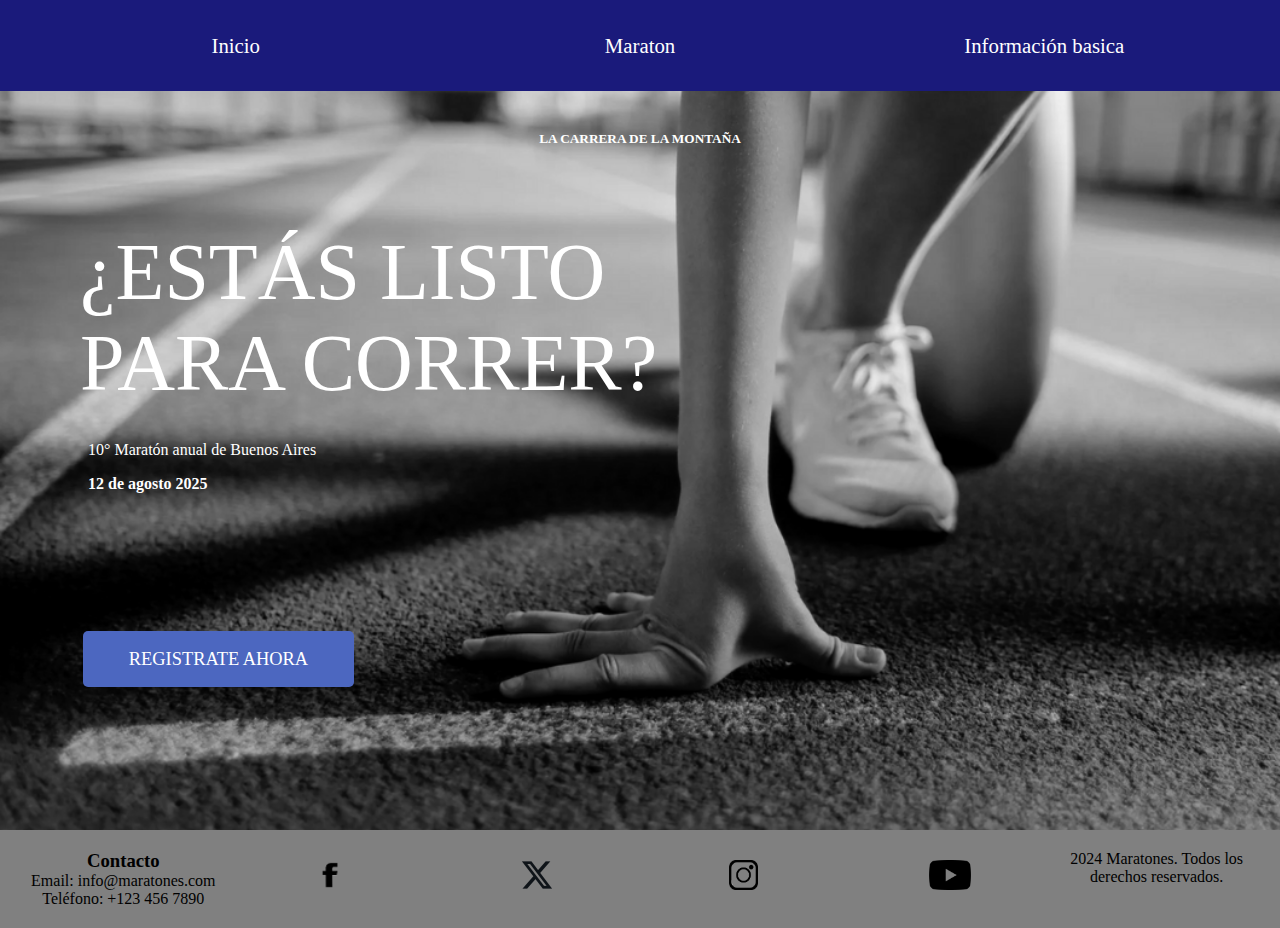
<file: Wireframe-master/index.html>
<html lang="es">

<head>
    <meta charset="UTF-8">
    <meta name="viewport" content="width=device-width, initial-scale=1.0">
    <title>Maratón Ciudad de Buenos Aires</title>
    <link rel="stylesheet" type=" text/css" href="estilos/styleindex.css">
</head>

<body>
    <nav>
        <ul class="barra">
            <li class="barra1">
                <a href="./index.html" target="_self" class="logo">Inicio</a>
            </li>
            <li class="barra2">
                <a href="./paginas/pag1.html" target="_self">Maraton</a>
            </li>
            <li class="barra3">
                <a href="./paginas/pag2.html" target="_self">Información basica</a>
            </li>
        </ul>
    </nav>
    <div class="layout">
        <div class=nada1></div>
        <div class="medio">
            <h5 class="boldcenter">LA CARRERA DE LA MONTAÑA</h5>
            <header>
                <h1>¿ESTÁS LISTO <br> PARA CORRER?</h1>
                <h5 class = "primero">10° Maratón anual de Buenos Aires</h5>
                <h5 class = "segundo"> 12 de agosto 2025</h5>
            </header>
            <br>
            <br>
            <br>
            <br>
            <br>
            <br>
            <p>
                <a class="boton" href="./paginas/pag2.html" target="_self">REGISTRATE AHORA</a>
            </p>
        </div>
    </div>
    <div class="nada2"></div>

    <footer class="footer">
        <div class="footer1">
            <h3>Contacto</h3>
            <p>Email: info@maratones.com</p>
            <p>Teléfono: +123 456 7890</p>
        </div>
        <div class="footer2">
            <a href="#"><img src="./imagenesrwd/imagesfooter/facebooklogo.png" alt="Facebook"></a>
        </div>
        <div class="footer3">
            <a href="#"><img src="./imagenesrwd/imagesfooter/twitter.jpeg" alt="Twitter"></a>
        </div>
        <div class="footer4">
            <a href="#"><img src="./imagenesrwd/imagesfooter/instagramlogo.png" alt="Instagram"></a>
        </div>
        <div class="footer5">
            <a href="#"><img src="./imagenesrwd/imagesfooter/youtubelogo.png" alt="YouTube"></a>
        </div>
        <div class="footer6">
            <p> 2024 Maratones. Todos los derechos reservados.</p>
        </div>
    </footer>
</body>

</html>
</file>
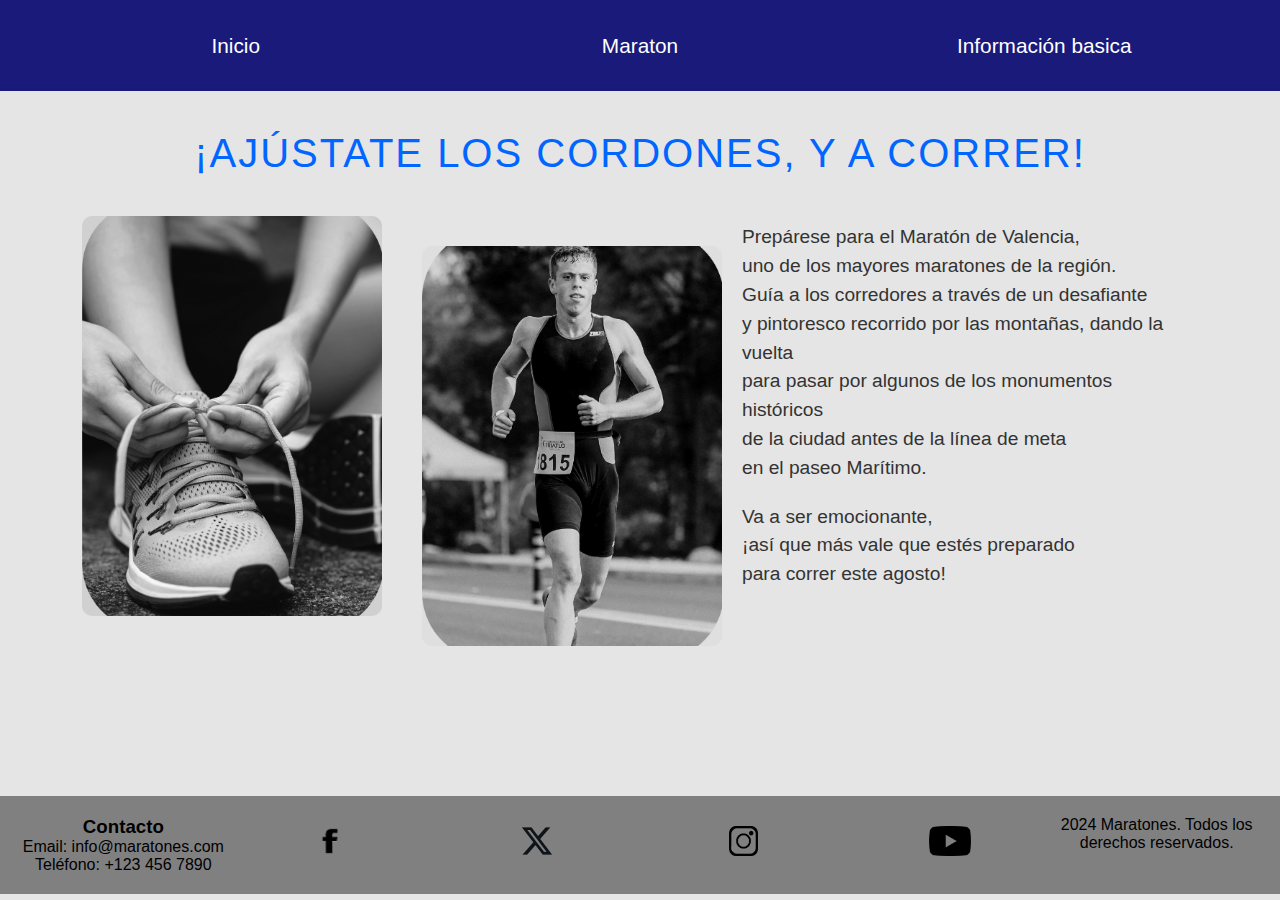
<file: Wireframe-master/paginas/pag1.html>
<!DOCTYPE html>
<html lang="es">
<head>
    <meta charset="UTF-8">
    <meta name="viewport" content="width=device-width, initial-scale=1.0">
    <title>Maratón de Valencia</title>
    <link rel="stylesheet" href="../estilos/stylepag1.css">
</head>
<body>
    <nav>
        <ul class="barra">
            <li class="barra1">
                <a href="../index.html" target="_self" class="logo">Inicio</a>
            </li>
            <li class="barra2">
                <a href="../paginas/pag1.html" target="_self">Maraton</a>
            </li>
            <li class="barra3">
                <a href="../paginas/pag2.html" target="_self">Información basica</a>
            </li>
        </ul>
    </nav>
    <div class="container">
        <h1>¡AJÚSTATE LOS CORDONES, Y A CORRER!</h1>
        <div class="content">
            <div class="images">
                <img src="../imagenesrwd/foto2.png" alt="Zapatillas">
                <img src="../imagenesrwd/foto3.png" alt="Hombre corriendo">
            </div>
            <div class="text">
                <p>Prepárese para el Maratón de Valencia,<br>
                    uno de los mayores maratones de la región.<br>
                    Guía a los corredores a través de un desafiante<br>
                    y pintoresco recorrido por las montañas, dando la vuelta<br>
                    para pasar por algunos de los monumentos históricos<br>
                    de la ciudad antes de la línea de meta<br>
                    en el paseo Marítimo.</p>
    
                    <p>Va a ser emocionante, <br>
                    ¡así que más vale que estés preparado <br>
                    para correr este agosto!</p>
            </div>
        </div>
    </div>
    <footer class="footer">
        <div class="footer1">
            <h3>Contacto</h3>
            <p>Email: info@maratones.com</p>
            <p>Teléfono: +123 456 7890</p>
        </div>
        <div class="footer2">
            <a href="#"><img src="../imagenesrwd/imagesfooter/facebooklogo.png" alt="Facebook"></a>
        </div>
        <div class="footer3">
            <a href="#"><img src="../imagenesrwd/imagesfooter/twitter.jpeg" alt="Twitter"></a>
        </div>
        <div class="footer4">
            <a href="#"><img src="../imagenesrwd/imagesfooter/instagramlogo.png" alt="Instagram"></a>
        </div>
        <div class="footer5">
            <a href="#"><img src="../imagenesrwd/imagesfooter/youtubelogo.png" alt="YouTube"></a>
        </div>
        <div class="footer6">
            <p> 2024 Maratones. Todos los derechos reservados.</p>
        </div>
    </footer>
</body>
</html>
</file>
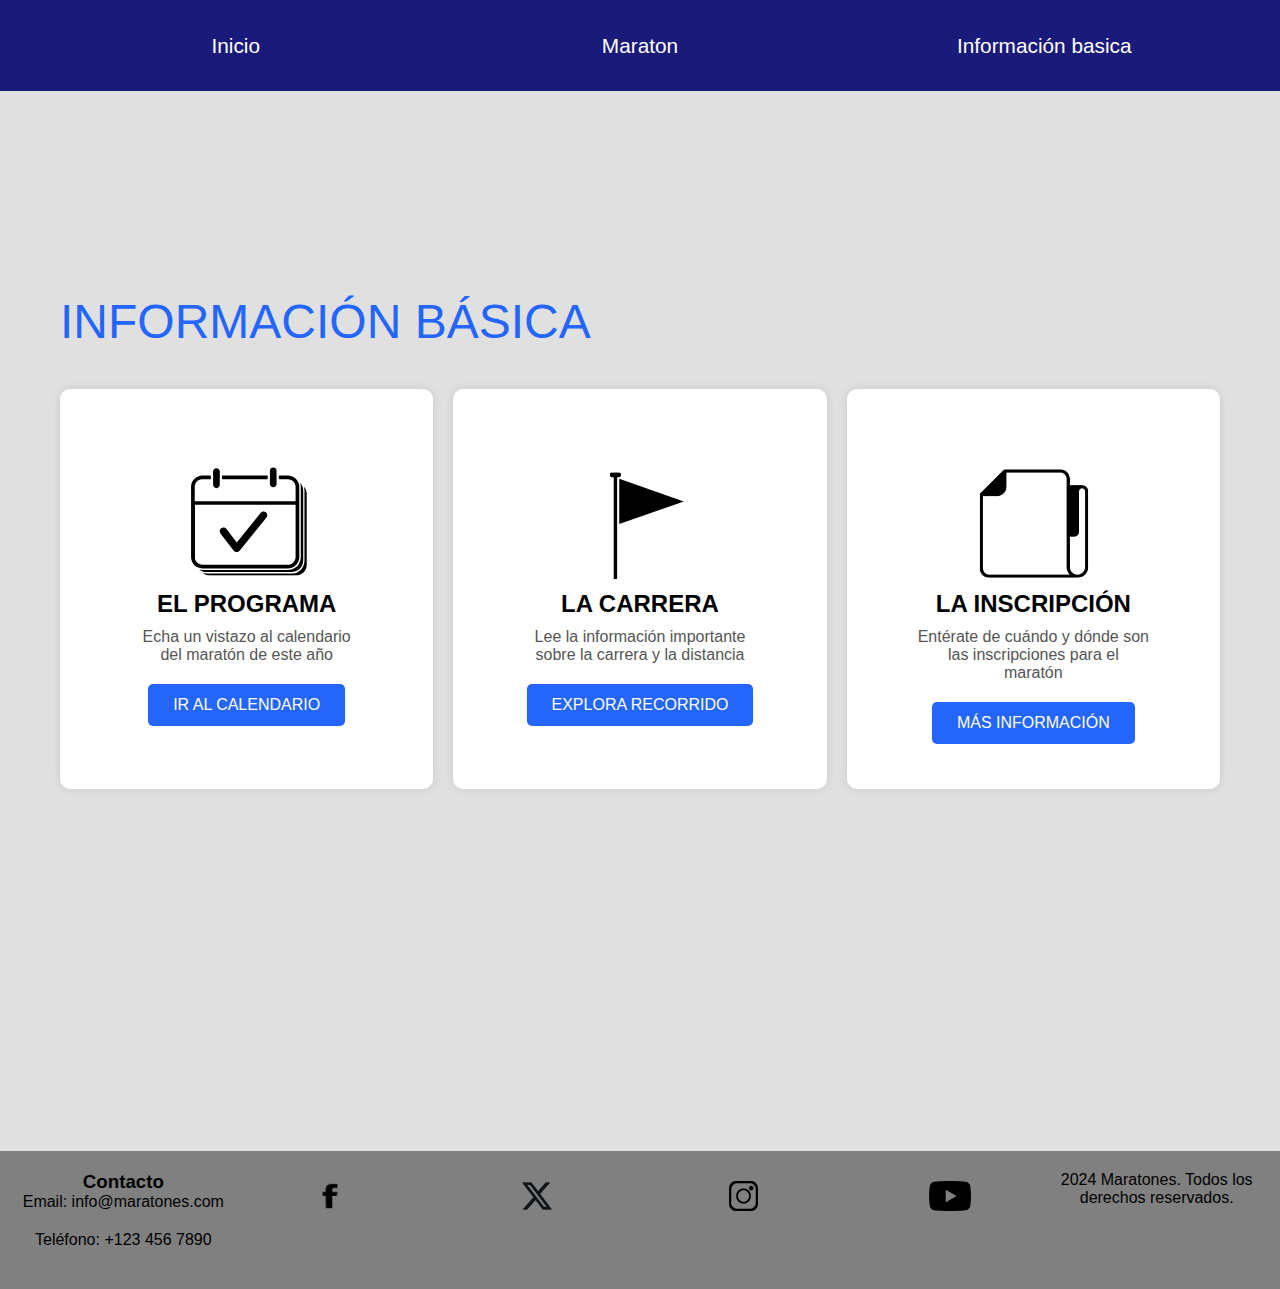
<file: Wireframe-master/paginas/pag2.html>
<!DOCTYPE html>
<html lang="es">

<head>
    <meta charset="UTF-8">
    <meta name="viewport" content="width=device-width, initial-scale=1.0">
    <title>Información Básica</title>
    <link rel="stylesheet" href="../estilos/stylepag2.css">
</head>

<body>
    <nav>
        <ul class="barra">
            <li class="barra1">
                <a href="../index.html" target="_self" class="logo">Inicio</a>
            </li>
            <li class="barra2">
                <a href="../paginas/pag1.html" target="_self">Maraton</a>
            </li>
            <li class="barra3">
                <a href="../paginas/pag2.html" target="_self">Información basica</a>
            </li>
        </ul>
    </nav>
    <div class="container">
        <h1>INFORMACIÓN BÁSICA</h1>
        <div class="cards">
            <div class="card">
                <img class="imagen" src="../imagenesrwd/foto4.png" alt="Calendario" class="icon">
                <h2 class="titulo">EL PROGRAMA</h2>
                <p class="texto">Echa un vistazo al calendario del maratón de este año</p>
                <a href="#" class="btn">IR AL CALENDARIO</a>
            </div>
            <div class="card">
                <img class="imagen" src="../imagenesrwd/foto5.png" alt="Carrera" class="icon">
                <h2 class="titulo">LA CARRERA</h2>
                <p class="texto">Lee la información importante sobre la carrera y la distancia</p>
                <a href="#" class="btn">EXPLORA RECORRIDO</a>
            </div>
            <div class="card">
                <img class="imagen" src="../imagenesrwd/foto6.png" alt="Inscripción" class="icon">
                <h2 class="titulo">LA INSCRIPCIÓN</h2>
                <p class="texto">Entérate de cuándo y dónde son las inscripciones para el maratón</p>
                <a href="#" class="btn">MÁS INFORMACIÓN</a>
            </div>
        </div>
    </div>
    <footer class="footer">
        <div class="footer1">
            <h3>Contacto</h3>
            <p>Email: info@maratones.com</p>
            <p>Teléfono: +123 456 7890</p>
        </div>
        <div class="footer2">
            <a href="#"><img src="../imagenesrwd/imagesfooter/facebooklogo.png" alt="Facebook"></a>
        </div>
        <div class="footer3">
            <a href="#"><img src="../imagenesrwd/imagesfooter/twitter.jpeg" alt="Twitter"></a>
        </div>
        <div class="footer4">
            <a href="#"><img src="../imagenesrwd/imagesfooter/instagramlogo.png" alt="Instagram"></a>
        </div>
        <div class="footer5">
            <a href="#"><img src="../imagenesrwd/imagesfooter/youtubelogo.png" alt="YouTube"></a>
        </div>
        <div class="footer6">
            <p> 2024 Maratones. Todos los derechos reservados.</p>
        </div>
    </footer>
</body>

</html>
</file>
<file: Wireframe-master/estilos/styleindex.css>
* {
    margin: 0;
    padding: 0;
    box-sizing: border-box;
  }
  
body{
    background: url(../imagenesrwd/Home.png);
    background-position: 0 0;
    background-repeat: no-repeat;
    background-size: cover;
}

.boldcenter{
    font-weight: 600;
    text-align: center;
    padding-top: 3em;
    color: white;
}

header h1{
    color:white;
    font-weight: 500;
    font-size: 5em;
    padding-top:1em;
    padding-left: 1em;
}

.primero{
    font-size: 1em;
    padding-left: 5.5em;
    padding-top: 2em;
    color:white;
    font-weight: 300;
}

.segundo {
    font-size: 1em;
    padding-left: 5.5em;
    padding-top:1em;
    color:white;
    font-weight: 900;
    padding-bottom: 3em;
}


.boton{
    background-color: rgb(76, 103, 192);
    border-radius: 5px;
    padding: 15px;
    color:white;
    text-decoration: none;
    margin-left: 4.5em;
    padding-left: 2.5em;
    padding-right: 2.5em;
    padding-top: 1em;
    padding-bottom: 1em;
    font-size: 1.15em;
}

footer{
    text-align: center;
    margin-top: 10em;
    width: 100%;
    background-color: gray;
    color: black;
    padding: 20px;
}

.footer {display: grid;
    grid-template-columns: 1fr 1fr 1fr 1fr 1fr 1fr;
    grid-template-rows: 1fr;
    gap: 0px 0px;
    grid-auto-flow: row;
    grid-template-areas:
      "footer1 footer2 footer3 footer4 footer5 footer6";
  }
  
  .footer1 { grid-area: footer1; }
  
  .footer2 { grid-area: footer2; }

  .footer3 { grid-area: footer3; }

  .footer4 { grid-area: footer4; }

  .footer5 { grid-area: footer5; }

  .footer6 { grid-area: footer6; }
  
  footer img {
    height: 30px;
    margin: 10px;
  }

a:hover{
    text-decoration: underline;
}

nav {
    background-color: rgb(26, 26, 123);
    width: 100%;
    padding: 2.1em;
  }

nav ul {
    list-style: none;
    justify-content: space-between;
    align-items: center;
  }
  
  
  nav li {
    flex-grow: 1;
    text-align: center;
  }
  
  
  nav a {
    color: white;
    text-decoration: none;
    padding: 5px;
    font-size: 1.3em;
  }

  .barra {  display: grid;
    grid-template-columns: 1fr 1fr 1fr;
    grid-template-rows: 1fr;
    gap: 0px 0px;
    grid-auto-flow: row;
    grid-template-areas:
      "barra1 barra2 barra3";
  }
  
  .barra1 { grid-area: barra1; }
  
  .barra2 { grid-area: barra2; }
  
  .barra3 { grid-area: barra3; }
  

@media (max-width:1024px) and (min-width:769px){
header h1{
    padding:0;
    text-align: center;
    padding-top: 1.5em;
    font-size: 3.8em;
}

.primero{
    text-align: center;
    padding: 0;
    padding-top: 4em;
}

.segundo{
    text-align: center;
    padding: 0;
    padding-top:1em;
}

.boton{
    font-size: 1em;
    margin-left: 8em;
}


.layout{
    display: grid;
    grid-template-columns: 1fr 2fr 1fr;
    grid-template-rows: 1fr;
    grid-template-areas: "nada1 medio nada2";
    gap: 0px;
    grid-auto-flow: row;
}

nav{
    padding: 1.7em;
}

nav a{
    font-size: 1em;
}

}

@media (max-width:768px){

header h1{
    color:white;
    padding: 0;
    text-align: center;
    font-size:3.75em;
    margin-top: 2em;
}

header h5{
    text-align: center;
    padding: 0;
    font-size: 1em;
    margin-top: 3em;
}

.bold{
    font-weight: bold;
}

h5{
    color:white;
}

a{
    font-size: 1em;
}

.boton{
    font-size:1em;
    margin-left: 1.2em
}

.layout{
    display: grid;
    grid-template-columns: 1fr 1fr 1fr;
    grid-template-rows: 1fr;
    grid-template-areas: "nada1 medio nada2";
    gap: 0px;
    grid-auto-flow: row;
}

.footer{
   display: block;
   padding: 10px;
}

nav{
    padding: 1.5em;
}

nav a{
    font-size: 1em;
}
}
</file>
<file: Wireframe-master/estilos/stylepag1.css>
* {
    margin: 0;
    padding: 0;
    box-sizing: border-box;
}

body {
    font-family: 'Arial', sans-serif;
    background-color: #e5e5e5; 
    justify-content: center;
    align-items: center;
}

.container {
    padding: 20px;
    border-radius: 10px;
    width: 100%;  
    height: 100%; 
    display: flex;
    flex-direction: column;
    justify-content: flex-start;
    align-items: center;
}

h1 {
    color: #0066ff;
    font-size: 2.5rem;
    margin-top: 20px;
    margin-bottom: 40px;
    letter-spacing: 2px;
    text-align: center;
    font-weight: 400;
}

.content {
    display: flex;
    justify-content: space-between;
    align-items: center;
    width: 90%; 
    gap: 20px;
    flex-grow: 1; 
}

.images {
    display: flex;
    gap: 40px; 
    align-items: flex-start;
}

.images img:nth-child(2) {
    transform: translateY(30px); 
}

.images img {
    width: 300px;
    height: 400px;
    border-radius: 10px;
    object-fit: cover;
}

.text {
    max-width: 60%; 
    text-align: left;
    color: #333;
    font-size: 1.2rem;
    line-height: 1.5;
}

.text p {
    margin-bottom: 20px;
    word-wrap: break-word;
}

footer{
    text-align: center;
    margin-top: 10em;
    width: 100%;
    background-color: gray;
    color: black;
    padding: 20px;
}

.footer {
    display: grid;
    grid-template-columns: 1fr 1fr 1fr 1fr 1fr 1fr;
    grid-template-rows: 1fr;
    gap: 0px 0px;
    grid-auto-flow: row;
    grid-template-areas:
      "footer1 footer2 footer3 footer4 footer5 footer6";
  }
  
  .footer1 { grid-area: footer1; }
  
  .footer2 { grid-area: footer2; }

  .footer3 { grid-area: footer3; }

  .footer4 { grid-area: footer4; }

  .footer5 { grid-area: footer5; }

  .footer6 { grid-area: footer6; }
  
  footer img {
    height: 30px;
    margin: 10px;
  }

  nav {
    background-color: rgb(26, 26, 123);
    width: 100%;
    padding: 2.1em;
  }

nav ul {
    list-style: none;
    justify-content: space-between;
    align-items: center;
  }
  
  
  nav li {
    flex-grow: 1;
    text-align: center;
  }
  
  
  nav a {
    color: white;
    text-decoration: none;
    padding: 5px;
    font-size: 1.3em;
  }

  .barra {  display: grid;
    grid-template-columns: 1fr 1fr 1fr;
    grid-template-rows: 1fr;
    gap: 0px 0px;
    grid-auto-flow: row;
    grid-template-areas:
      "barra1 barra2 barra3";
  }
  
  .barra1 { grid-area: barra1; }
  
  .barra2 { grid-area: barra2; }
  
  .barra3 { grid-area: barra3; }
  
  
@media (max-width:1024px) and (min-width:769px){
    .images img{
        width: 220px;
        height: 310px;
    }

    .content{
        gap:40px;
    }

    header h1{
        font-size: 2rem;
    }

    .text p{
        font-size: 0.95em;
    }

    nav{
        padding: 1.7em;
    }
    
    nav a{
        font-size: 1em;
    }
    
}



@media (max-width: 768px) {
 .text{
    text-align: center;
    margin-left: 7em;
    margin-bottom: 4em;
 }

 
 .content{
    display: grid;
    grid-template-columns: 1fr;
    grid-template-areas:
    "text"
    "images" ;
    gap: 0px;
}

.text{ grid-area: text;}

.images{ grid-area: images;}


 .text p{
    font-size: 0.9em;
 }

 .images{
    gap: 50px;
    margin-top: 5em;
    display:block;
    width: 50%;
    margin-left: auto;
    margin-right: 6em;
 }

 .images img{
    width: 220px;
    height: 300px;
 }

 .footer{
    display: block;
    padding: 10px;
 }

 nav{
    padding: 1.5em;
}

nav a{
    font-size: 1em;
}

}
</file>
<file: Wireframe-master/estilos/stylepag2.css>
* {
    margin: 0;
    padding: 0;
    box-sizing: border-box;
    font-family: Arial, sans-serif;
}

body {
    background-color: #e0e0e0;
}

.container {
    display: flex;
    flex-direction: column;
    align-items: flex-start; 
    padding: 40px 20px;
    max-width: 1200px; 
    margin: 0 auto; 
    height: 100vh; 
    justify-content: center; 
}

h1 {
    color: #2466fc;
    font-size: 48px; 
    margin-bottom: 40px;
    font-weight: 400;
}

.cards {
    display: grid;
    grid-template-columns: repeat(auto-fill, minmax(350px, 1fr)); 
    gap: 20px;
    width: 100%; 
}

.card {
    background-color: white;
    padding: 70px; 
    border-radius: 10px;
    box-shadow: 0 0 10px rgba(0, 0, 0, 0.1);
    text-align: center;
    height: 400px; 
}

.icon {
    width: 60px; 
    height: 60px;
    margin-bottom: 20px;
}

h2 {
    font-size: 24px; 
    color: black;
    margin-bottom: 10px;
}

p {
    font-size: 16px; 
    color: #555;
    margin-bottom: 20px;
}

.btn {
    display: inline-block;
    background-color: #2466fc;
    color: white;
    padding: 12px 25px; 
    text-decoration: none;
    border-radius: 5px;
    font-size: 16px; 
    margin-top: auto; 
}

.btn:hover {
    background-color: #0044cc;
}

footer{ 
    text-align: center;
    margin-top: 10em;
    width: 100%;
    background-color: gray;
    color: black;
    padding: 20px;
}

footer p{
    color: black;
}

.footer {display: grid;
    grid-template-columns: 1fr 1fr 1fr 1fr 1fr 1fr;
    grid-template-rows: 1fr;
    gap: 0px 0px;
    grid-auto-flow: row;
    grid-template-areas:
      "footer1 footer2 footer3 footer4 footer5 footer6";
  }
  
  .footer1 { grid-area: footer1; }
  
  .footer2 { grid-area: footer2; }

  .footer3 { grid-area: footer3; }

  .footer4 { grid-area: footer4; }

  .footer5 { grid-area: footer5; }

  .footer6 { grid-area: footer6; }
  
  footer img {
    height: 30px;
    margin: 10px;
  }

  nav {
    background-color: rgb(26, 26, 123);
    width: 100%;
    padding: 2.1em;
  }

nav ul {
    list-style: none;
    justify-content: space-between;
    align-items: center;
  }
  
  
  nav li {
    flex-grow: 1;
    text-align: center;
  }
  
  
  nav a {
    color: white;
    text-decoration: none;
    padding: 5px;
    font-size: 1.3em;
  }

  .barra {  display: grid;
    grid-template-columns: 1fr 1fr 1fr;
    grid-template-rows: 1fr;
    gap: 0px 0px;
    grid-auto-flow: row;
    grid-template-areas:
      "barra1 barra2 barra3";
  }
  
  .barra1 { grid-area: barra1; }
  
  .barra2 { grid-area: barra2; }
  
  .barra3 { grid-area: barra3; }
  

@media (max-width: 1024px) and (min-width: 769px){
    .container{
        display: block;
    }

    .cards{
        display: flex;
    }

    .card{
        margin: 30px;
        padding: 15px;
        height: 300px;
        width: 100em;
    }

    .card p{
        font-size: 1em;
    }

    .card h2{
        font-size: 1.2em;
    }

    .btn{
        font-size:0.85em;
    }

    nav{
        padding: 1.7em;
    }
    
    nav a{
        font-size: 1em;
    }
    
}



@media (max-width: 768px) {
    .container h1{
        font-size: 3em;
        margin-bottom: 1em;
        text-align: center;
    }

    .container{
        display: block;
    }

    .cards{
        display: block;
    }

    .card {
        width: 75%;
        margin: auto;
        margin-top: 3em;
        padding: 20px;
        height: auto; 
        text-align: center;
        display: grid; 
        grid-template-columns: 1fr; 
        grid-template-rows: auto;
        gap: 10px;
        grid-template-areas: 
          "imagen"
          "titulo"
          "texto"
          "btn"; 
        justify-content: center;
    }

    .card .imagen {
        display: block; 
        margin: 0 auto; 
        max-width: 100%; 
        height: auto; 
    }

    .card p{
        font-size: 1em;
    }

    .card h2{
        font-size: 1.2em;
    }

    .btn{
        font-size:0.75em;
    }

    .footer{
        display: block;
        padding: 10px;
        margin-top: 50em;
    }

    nav{
        padding: 1.5em;
    }
    
    nav a{
        font-size: 1em;
    }
    
     
}
</file>
